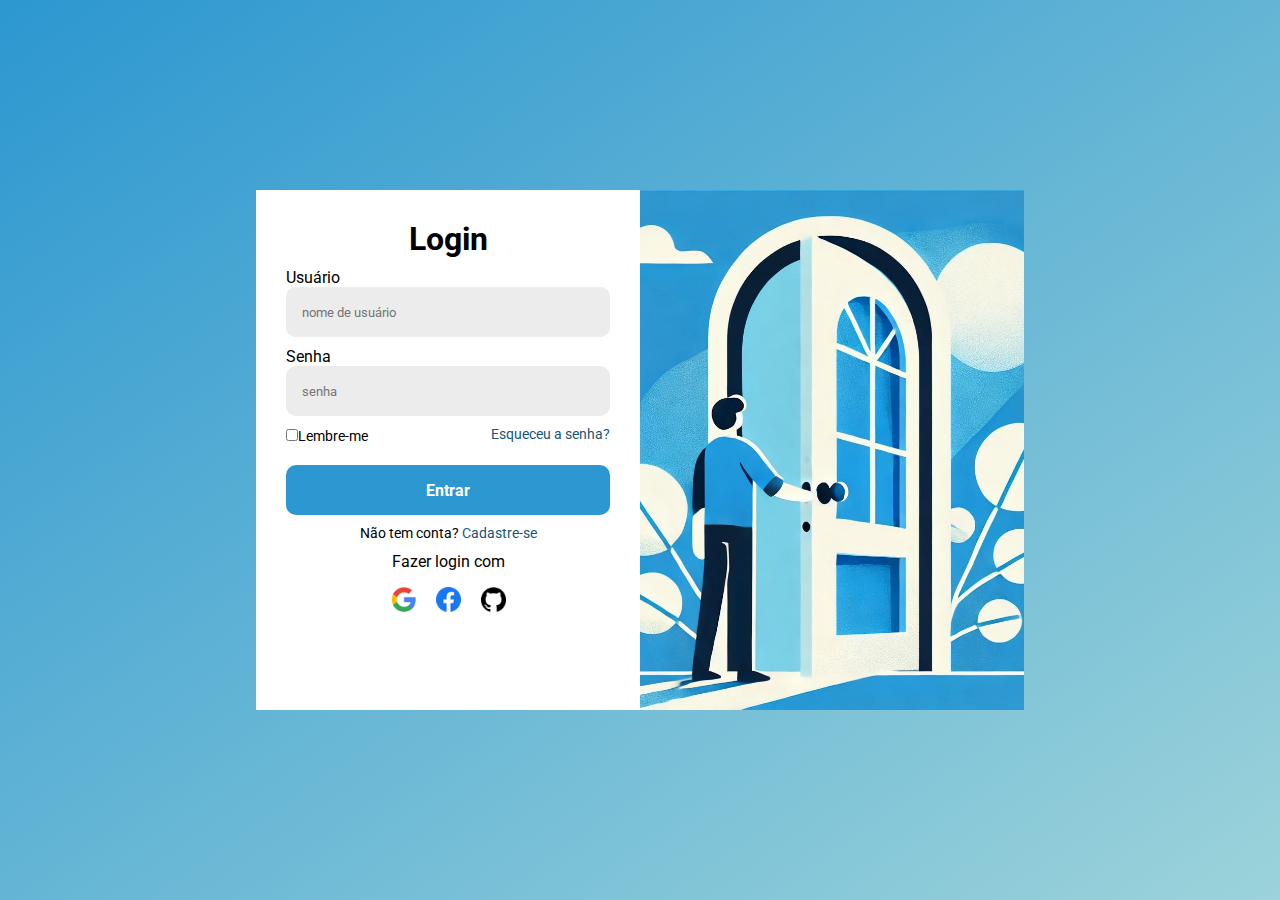
<file: index.html>
<!DOCTYPE html>
<html lang="pt-br">
<head>
    <meta charset="UTF-8">
    <meta name="viewport" content="width=device-width, initial-scale=1.0">
    <title>Login</title>
    <link rel="stylesheet" href="style/style.css">
    <link rel="stylesheet" href="style/resposividade.css">
</head>
<body>
    <main>
        <article class="container">
            <section id="imagem">
            
            </section>
            <section id="formulario">
                <h1>Login</h1>
                <form action="cadastro.php" method="post" autocomplete="on">
                    <div class="campo">
                        <label for="user">Usuário</label><br>
                        <input type="text" name="user" id="user" placeholder="nome de usuário" autocomplete="username">
                    </div>
                    <div class="campo">
                        <label for="senha">Senha</label><br>
                        <input type="password" name="senha" id="senha" placeholder="senha" autocomplete="current-password">
                    </div>
                    <div class="campo">
                        <input type="checkbox" name="lembre" id="lembre"><label for="lembre" id="lembre-me">Lembre-me</label>
                        <a href="recuperar-senha.html" target="_self">Esqueceu a senha?</a>
                    </div>
                </form>
                <button class="botao">Entrar</button>
                <p class="cadastre-se">Não tem conta? <a href="cadastro.html" target="_self">Cadastre-se</a></p>
                <div class="links">
                    <p>Fazer login com</p>
                    <a href="#"><img src="image/google_icon-icons.com_62736.ico" alt="Google"></a>
                    <a href="#"><img src="image/facebook_logo_icon_147291.ico" alt="Facebook"></a>
                    <a href="#"><img src="image/github-logo_icon-icons.com_73546.ico" alt="GitHub"></a>
                </div>
            </section>
        </article>
    </main>
</body>
</html>
</file>
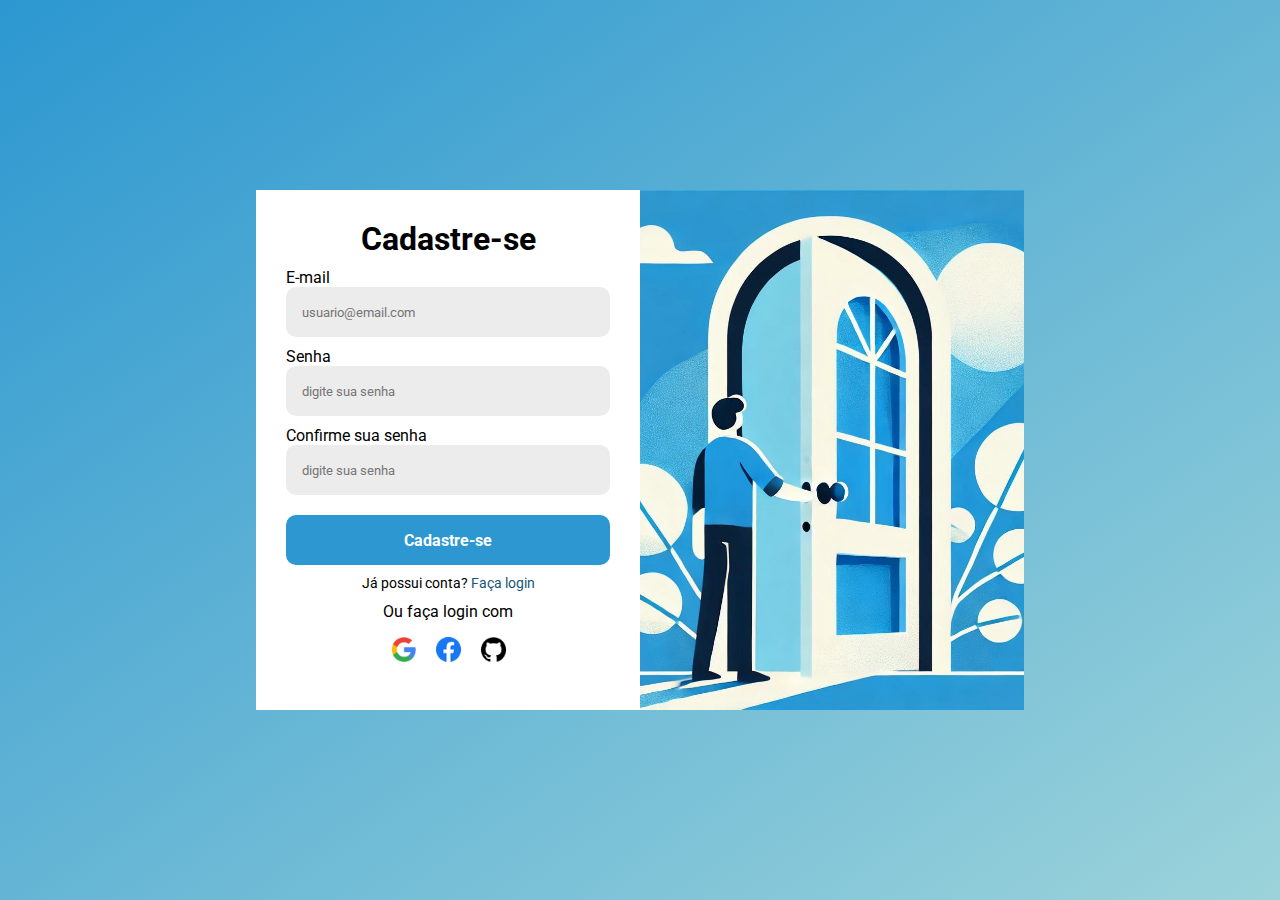
<file: cadastro.html>
<!DOCTYPE html>
<html lang="pt-br">
<head>
    <meta charset="UTF-8">
    <meta name="viewport" content="width=device-width, initial-scale=1.0">
    <title>Cadastre-se</title>
    <link rel="stylesheet" href="style/style.css">
    <link rel="stylesheet" href="style/resposividade.css">
</head>
<body>
    <main>
        <article class="container">
            <section id="imagem">
            
            </section>
            <section id="formulario">
                <h1>Cadastre-se</h1>
                <form action="cadastro.php" method="post" autocomplete="on">
                    <div class="campo">
                        <label for="e-mail">E-mail</label><br>
                        <input type="email" name="e-mail" id="e-mail" placeholder="usuario@email.com">
                    </div>
                    <div class="campo">
                        <label for="senha">Senha</label><br>
                        <input type="password" name="senha" id="senha" placeholder="digite sua senha" autocomplete="new-password">
                    </div>
                    <div class="campo">
                        <label for="confirmar-senha">Confirme sua senha</label><br>
                        <input type="password" name="confirmar-senha" id="confirmar-senha" placeholder="digite sua senha" autocomplete="current-password">
                    </div>
                </form>
                <button class="botao">Cadastre-se</button>
                <p class="fazer-login">Já possui conta? <a href="index.html" target="_self">Faça login</a></p>
                <div class="links">
                    <p>Ou faça login com</p>
                    <a href="#"><img src="image/google_icon-icons.com_62736.ico" alt="Google"></a>
                    <a href="#"><img src="image/facebook_logo_icon_147291.ico" alt="Facebook"></a>
                    <a href="#"><img src="image/github-logo_icon-icons.com_73546.ico" alt="GitHub"></a>
                    <!--Fazer a alteração do icone do github-->
                </div>
            </section>
        </article>
    </main>
</body>
</html>
</file>
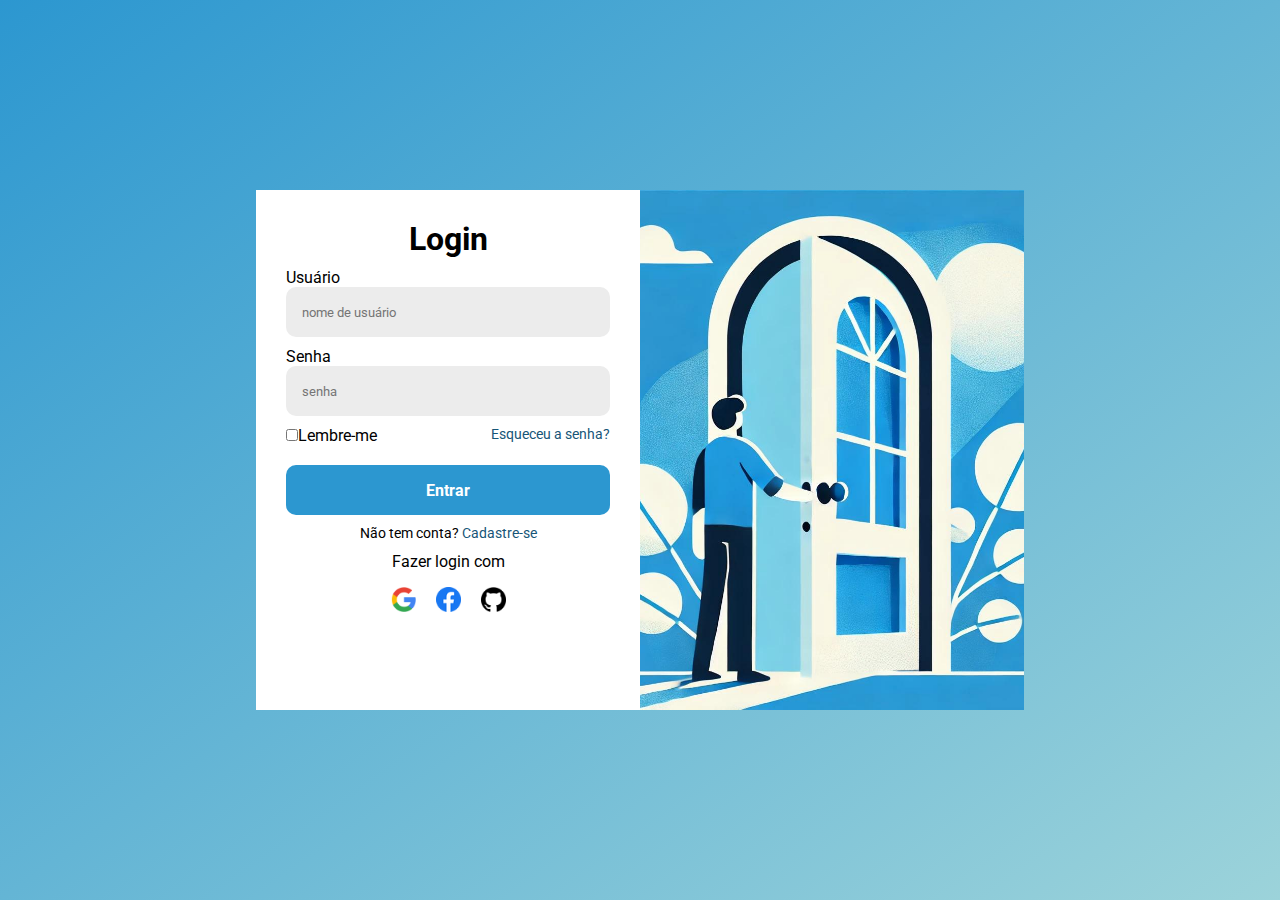
<file: login.html>
<!DOCTYPE html>
<html lang="pt-br">
<head>
    <meta charset="UTF-8">
    <meta name="viewport" content="width=device-width, initial-scale=1.0">
    <title>Login</title>
    <link rel="stylesheet" href="style/style.css">
    <link rel="stylesheet" href="style/resposividade.css">
</head>
<body>
    <main>
        <article class="container">
            <section id="imagem">
            
            </section>
            <section id="formulario">
                <h1>Login</h1>
                <form action="cadastro.php" method="post" autocomplete="on">
                    <div class="campo">
                        <label for="user">Usuário</label><br>
                        <input type="text" name="user" id="user" placeholder="nome de usuário" autocomplete="username">
                    </div>
                    <div class="campo">
                        <label for="senha">Senha</label><br>
                        <input type="password" name="senha" id="senha" placeholder="senha" autocomplete="current-password">
                    </div>
                    <div class="campo">
                        <input type="checkbox" name="lembre" id="lembre"><label for="lembre" id="nome">Lembre-me</label>
                        <a href="recuperar-senha.html" target="_self">Esqueceu a senha?</a>
                    </div>
                </form>
                <button class="botao">Entrar</button>
                <p class="cadastre-se">Não tem conta? <a href="cadastro.html" target="_self">Cadastre-se</a></p>
                <div class="links">
                    <p>Fazer login com</p>
                    <a href="#"><img src="image/google_icon-icons.com_62736.ico" alt="Google"></a>
                    <a href="#"><img src="image/facebook_logo_icon_147291.ico" alt="Facebook"></a>
                    <a href="#"><img src="image/github-logo_icon-icons.com_73546.ico" alt="GitHub"></a>
                </div>
            </section>
        </article>
    </main>
</body>
</html>
</file>
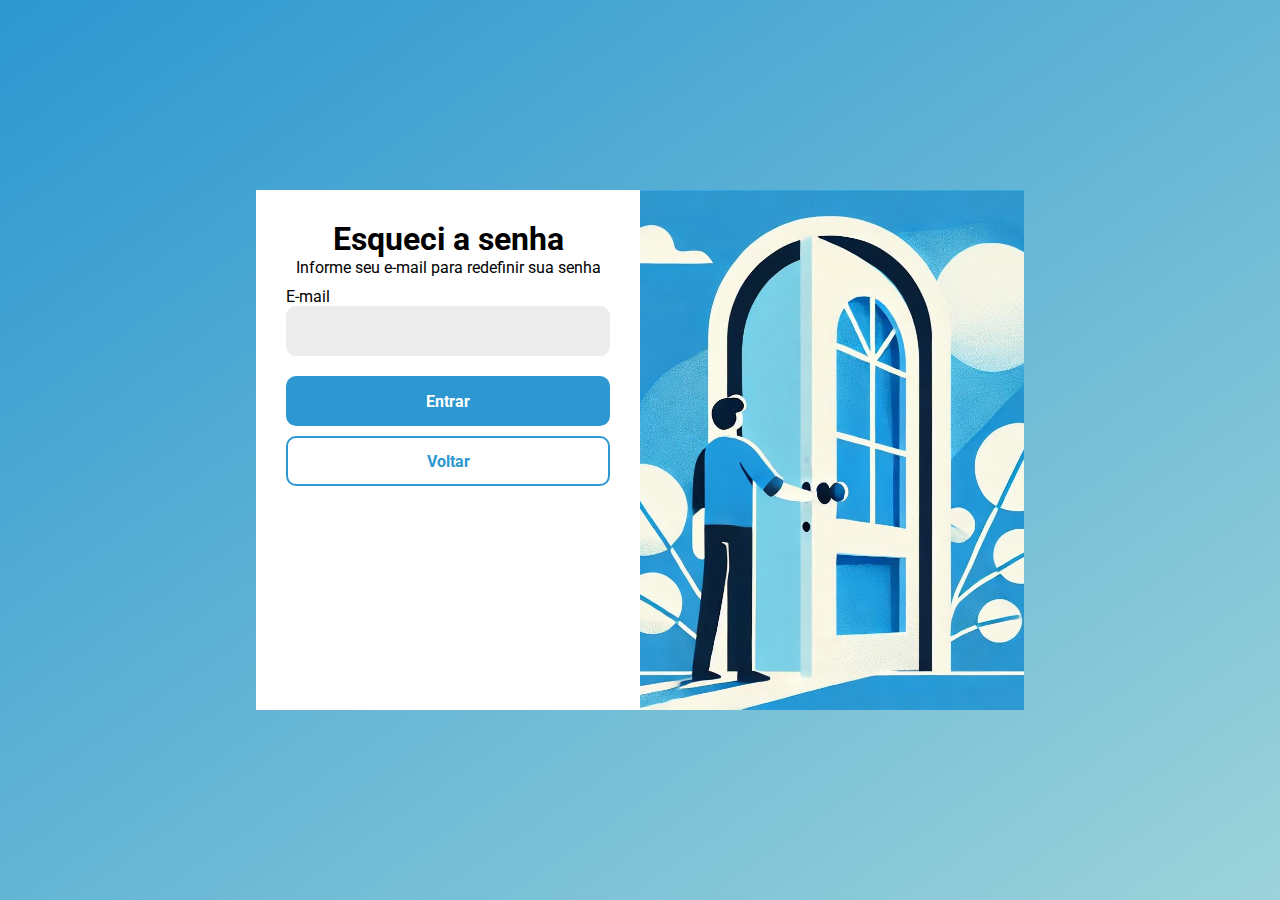
<file: recuperar-senha.html>
<!DOCTYPE html>
<html lang="pt-br">
<head>
    <meta charset="UTF-8">
    <meta name="viewport" content="width=device-width, initial-scale=1.0">
    <title>Esqeuci senha</title>
    <link rel="stylesheet" href="style/style.css">
    <link rel="stylesheet" href="style/resposividade.css">
</head>
<body>
    <main>
        <article class="container">
            <section id="imagem">
            
            </section>
            <section id="formulario">
                <h1>Esqueci a senha</h1>
                <p>Informe seu e-mail para redefinir sua senha</p>
                <form action="cadastro.php" method="post" autocomplete="on">
                    <div class="campo">
                        <label for="e-mail">E-mail</label>
                        <input type="email" name="e-mail" id="e-mail">
                    </div>
                </form>
                <button class="botao">Entrar</button>
                <button class="botao-voltar">Voltar</button>
            </section>
        </article>
    </main>
</body>
</html>
</file>
<file: style/style.css>
@charset "UTF-8";

/*Versão mobile first*/

@import url('https://fonts.googleapis.com/css2?family=Roboto:ital,wght@0,100;0,300;0,400;0,500;0,700;0,900;1,100;1,300;1,400;1,500;1,700;1,900&display=swap');

:root {
    --primary: #2C97D0;
    --primary01: #165577;
    --primary02: #39BAFE;
    --primary03: #9CD3DA;
}

* {
    font-family: "Roboto", serif;
    margin: 0px;
    padding: 0px;
    box-sizing: border-box;
}

body {
    background-color: var(--primary);
    width: 100vw;
    height: 100vh;
}

main {
    width: 100vw;
    height: 100vh;
    position: relative;
}

.container {
    background-color: var(--primary); 
    width: 100%;
    height: 100%;

    position: absolute;
    top: 50%;
    left: 50%;
    transform: translate(-50%, -50%);
    transition: width 0.2s ease, height 0.2s ease;
}

section#imagem {
    background: var(--primary03) url(../image/imagem-login.jpg) no-repeat center center;
    background-size: cover;
    width: 100%;
    height: 25%;
}

section#formulario {
    background-color: white;
    width: 100%;
    height: 75%;
    padding: 30px 30px 10px 30px;
    border-top-left-radius: 40px;
}

#formulario h1 {
    text-align: center;
    font-size: 2em;
}

#formulario p {
    text-align: center;
}

.campo {
    margin: 10px 0px;
}

.campo input {
    background-color: #ECECEC;
    width: 100%;
    height: 50px;
    padding-left: 16px;
    border: none;
    border-radius: 10px;
}

.campo input:focus-within {
    background-color: white;
}

.campo input[type=checkbox] {
    height: 12px;
    width: 12px;
}

.campo #lembre-me {
    font-size: 0.9em;
}

.campo a {
    color: var(--primary01);
    text-decoration: none;
    font-size: 0.9em;
    float: right;
}

.botao {
    background-color: var(--primary);
    color: white;
    font-weight: bold;
    font-size: 1em;
    width: 100%;
    height: 50px;
    margin-top: 10px;
    border: none;
    border-radius: 10px;
    transition: 100ms ease;
    cursor: pointer;
}

.botao-voltar {
    background-color: white;
    color: var(--primary);
    font-weight: bold;
    font-size: 1em;
    width: 100%;
    height: 50px;
    border: 2px solid var(--primary);
    border-radius: 10px;
    margin-top: 10px;
    transition: 100ms ease;
    cursor: pointer;
}

.botao:hover, .botao-voltar:hover {
    background-color: var(--primary01);
    color: white;
    border: none;
}

.botao:active, .botao-voltar:active {
    background-color: #113E56;
}

.cadastre-se, .fazer-login {
    font-size: 0.9em;
    margin: 10px 0px 10px 0px;
}

.cadastre-se a, .fazer-login a {
    color: var(--primary01);
    text-decoration: none;
}

.fazer-login {
    text-align: center;
}

.links {
    text-align: center;
}

.links img {
    height: 25px;
    margin: 16px 8px;
}
</file>
<file: style/resposividade.css>
@charset "UTF-8";

/*Tela médias*/
@media screen and (min-width: 768px) and (max-width: 992px) {
    body {
        background-image: linear-gradient(to top left, #9CD3DA, #2C97D0);
    }
    
    .container {
        width: 80%;
        height: 520px;
    }

    section#imagem {
        float: left;
        width: 40%;
        height: 100%;
    }

    section#formulario {
        float: right;
        width: 60%;
        height: 100%;
        padding: 30px;
        border-top-left-radius: 0px;
    }

    .campo input {
        height: 50px;
    }

    #formulario h1 {
        margin-bottom: 30px;
    }
}

/*telas grandes*/
@media screen and (min-width: 992px) {
    body {
        background-image: linear-gradient(to top left, #9CD3DA, #2C97D0);
    }

    .container {
        width: 60%;
        height: 520px;
    }

    section#imagem {
        float: right;
        width: 50%;
        height: 100%;
    }

    section#formulario {
        float: left;
        width: 50%;
        height: 100%;
        padding: 30px;
        border-top-left-radius: 0px;
    }

    .campo input {
        height: 50px;
    }
}
</file>
